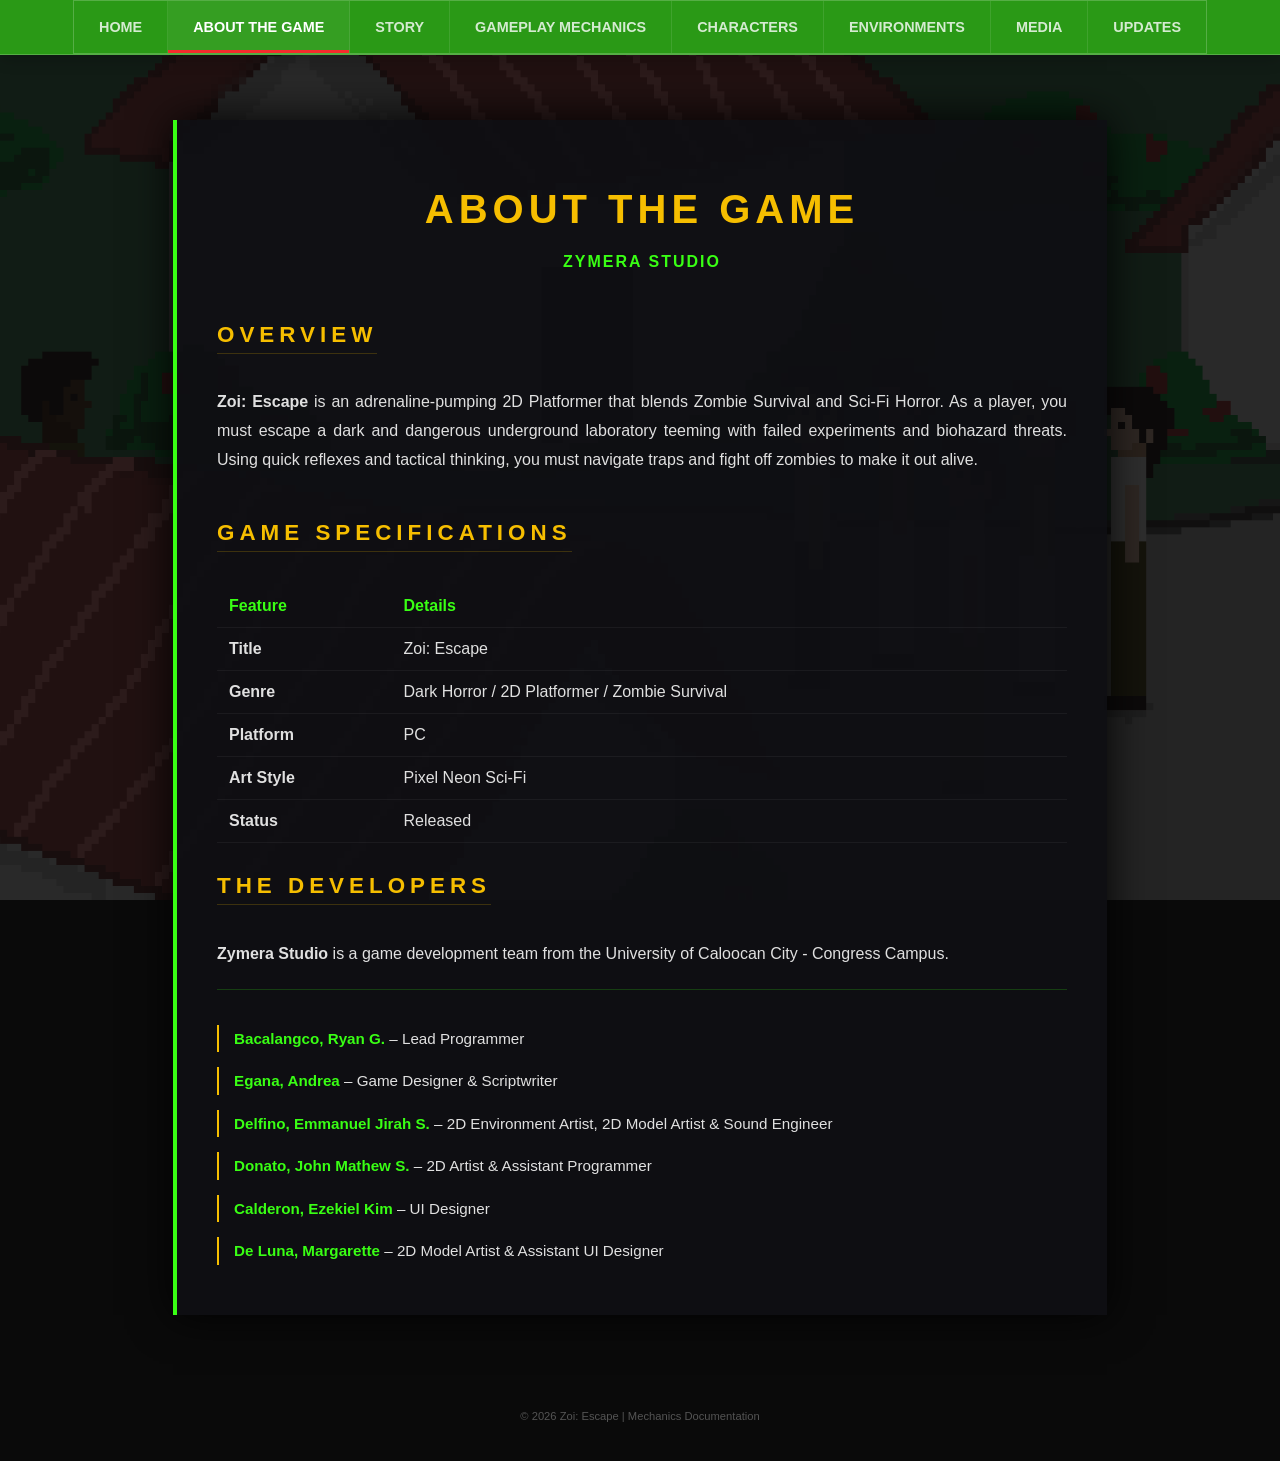
<file: About.html>
﻿<!DOCTYPE html>
<html lang="en">
<head>
    <meta charset="UTF-8">
    <meta name="viewport" content="width=device-width, initial-scale=1.0">
    <title>About the Game</title>
    <link rel="icon" type="image/x-icon" href="assets/images/title.png">
    <link rel="icon" type="image/x-icon" href="https://raw.githubusercontent.com/mthwXXVI/mthwXXVI.github.io/main/assets/images/title.png">
    <link rel="stylesheet" href="assets/css/about_style.css">
    <link rel="stylesheet" href="https://raw.githubusercontent.com/mthwXXVI/mthwXXVI.github.io/main/assets/css/about_style.css">
</head>
<body>

    <div class="bgimg"></div>

    <nav class="nav-container">
        <div class="nav-menu">
            <a href="index.html" class="nav-button">Home</a>
            <a href="about.html" class="nav-button active">About the game</a>
            <a href="story.html" class="nav-button">Story</a>
            <a href="gameplaymechanics.html" class="nav-button"> Gameplay Mechanics</a>
            <a href="characters.html" class="nav-button">Characters</a>
            <a href="environments.html" class="nav-button">Environments</a>
            <a href="media.html" class="nav-button">Media</a>
            <a href="Updates.html" class="nav-button">Updates</a>
        </div>
    </nav>

    <div class="content">
        <header>
            <h1>ABOUT THE GAME</h1>
            <p style="color: #39FF14; font-weight: bold; letter-spacing: 2px; text-align: center;">ZYMERA STUDIO</p>
        </header>

        <section>
            <h2>Overview</h2>
            <p>
                <strong>Zoi: Escape</strong> is an adrenaline-pumping 2D Platformer that blends Zombie Survival and Sci-Fi Horror.
                As a player, you must escape a dark and dangerous underground laboratory teeming with failed experiments and biohazard threats.
                Using quick reflexes and tactical thinking, you must navigate traps and fight off zombies to make it out alive.
            </p>
        </section>

        <section>
            <h2>Game Specifications</h2>
            <table class="specs">
                <tr>
                    <th>Feature</th>
                    <th>Details</th>
                </tr>
                <tr>
                    <td><strong>Title</strong></td>
                    <td>Zoi: Escape</td>
                </tr>
                <tr>
                    <td><strong>Genre</strong></td>
                    <td>Dark Horror / 2D Platformer / Zombie Survival</td>
                </tr>
                <tr>
                    <td><strong>Platform</strong></td>
                    <td>PC</td>
                </tr>
                <tr>
                    <td><strong>Art Style</strong></td>
                    <td>Pixel Neon Sci-Fi </td>
                </tr>
                <tr>
                    <td><strong>Status</strong></td>
                    <td>Released</td>
                </tr>
            </table>
        </section>

        <section>
            <h2>The Developers</h2>
            <p><strong>Zymera Studio</strong> is a game development team from the University of Caloocan City - Congress Campus.</p>

            <div class="devs">
                <p><strong>Bacalangco, Ryan G.</strong> – Lead Programmer</p>
                <p><strong>Egana, Andrea</strong> – Game Designer & Scriptwriter</p>
                <p><strong>Delfino, Emmanuel Jirah S.</strong> – 2D Environment Artist, 2D Model Artist & Sound Engineer</p>
                <p><strong>Donato, John Mathew S.</strong> – 2D Artist & Assistant Programmer</p>
                <p><strong>Calderon, Ezekiel Kim</strong> – UI Designer</p>
                <p><strong>De Luna, Margarette</strong> – 2D Model Artist & Assistant UI Designer</p>
            </div>
        </section>
    </div>

     <footer class="footer-simple" style="text-align: center; padding: 20px; color: rgba(255,255,255,0.3); font-size: 0.8rem;">
        <p>&copy; 2026 Zoi: Escape | Mechanics Documentation</p>
    </footer>

</body>
</html>
</file>
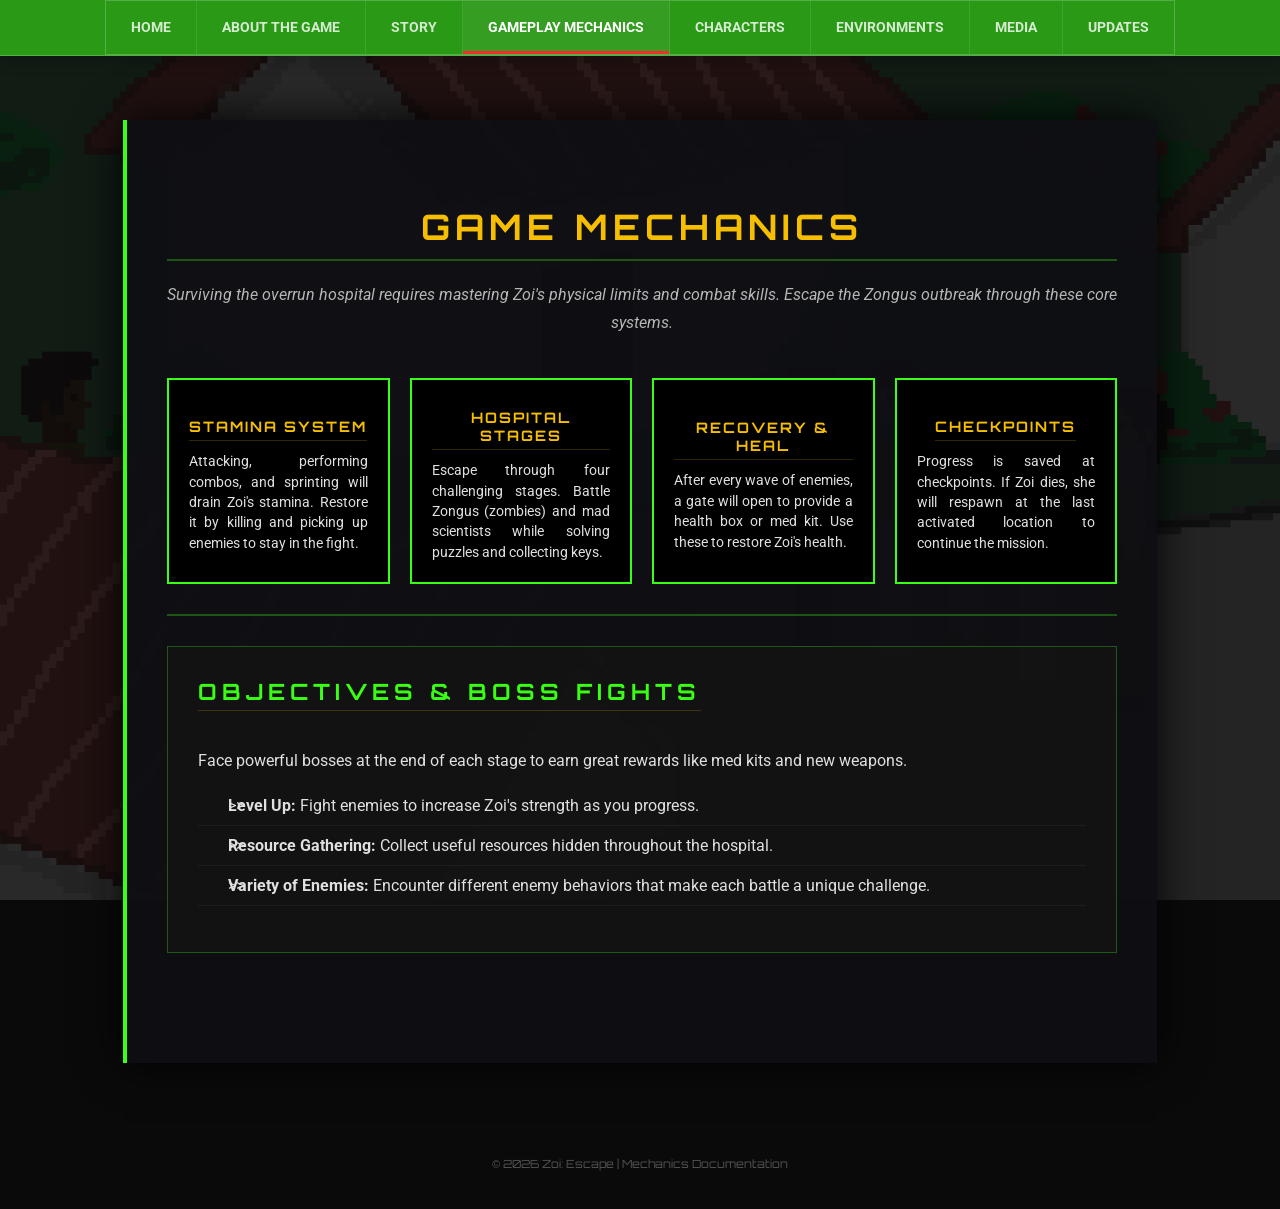
<file: gameplaymechanics.html>
﻿<!DOCTYPE html>
<html lang="en">
<head>
    <meta charset="UTF-8">
    <meta name="viewport" content="width=device-width, initial-scale=1.0">
    <title>Gameplay Mechanics</title>
    <link rel="icon" type="image/x-icon" href="assets/images/title.png">
    <link rel="icon" type="image/x-icon" href="https://raw.githubusercontent.com/mthwXXVI/mthwXXVI.github.io/main/assets/images/title.png">
    <link rel="stylesheet" href="assets/css/about_style.css">
    <link rel="stylesheet" href="https://raw.githubusercontent.com/mthwXXVI/mthwXXVI.github.io/main/assets/css/about_style.css">
    <link href="https://fonts.googleapis.com/css2?family=Orbitron:wght@400;700&family=Roboto:wght@300;400;700&display=swap" rel="stylesheet">
</head>
<body>

    <div class="bgimg"></div>

    <nav class="nav-container">
        <div class="nav-menu">
            <a href="index.html" class="nav-button">Home</a>
            <a href="about.html" class="nav-button">About the game</a>
            <a href="story.html" class="nav-button">Story</a>
            <a href="gameplaymechanics.html" class="nav-button active">Gameplay Mechanics</a>
            <a href="characters.html" class="nav-button">Characters</a>
            <a href="environments.html" class="nav-button">Environments</a>
            <a href="media.html" class="nav-button">Media</a>
            <a href="Updates.html" class="nav-button">Updates</a>
        </div>
    </nav>

    <div class="content mechanics-archive">
        <h1 class="status-header">GAME MECHANICS</h1>
        <p class="intro-text">
            Surviving the overrun hospital requires mastering Zoi's physical limits and combat skills. 
            Escape the Zongus outbreak through these core systems.
        </p>

        <div class="action-grid">
            <div class="action-box">
                <h2 class="action-label">STAMINA SYSTEM</h2>
                <p>Attacking, performing combos, and sprinting will drain Zoi's stamina. Restore it by killing and picking up enemies to stay in the fight.</p>
            </div>

            <div class="action-box">
                <h2 class="action-label">HOSPITAL STAGES</h2>
                <p>Escape through four challenging stages. Battle Zongus (zombies) and mad scientists while solving puzzles and collecting keys.</p>
            </div>

            <div class="action-box">
                <h2 class="action-label">RECOVERY & HEAL</h2>
                <p>After every wave of enemies, a gate will open to provide a health box or med kit. Use these to restore Zoi's health.</p>
            </div>

            <div class="action-box">
                <h2 class="action-label">CHECKPOINTS</h2>
                <p>Progress is saved at checkpoints. If Zoi dies, she will respawn at the last activated location to continue the mission.</p>
            </div>
        </div>

        <div class="section-divider"></div>

        <div class="character-details">
            <h2 class="status-header">OBJECTIVES & BOSS FIGHTS</h2>
            <p>Face powerful bosses at the end of each stage to earn great rewards like med kits and new weapons.</p>
            <ul class="mechanics-list">
                <li><strong>Level Up:</strong> Fight enemies to increase Zoi's strength as you progress.</li>
                <li><strong>Resource Gathering:</strong> Collect useful resources hidden throughout the hospital.</li>
                <li><strong>Variety of Enemies:</strong> Encounter different enemy behaviors that make each battle a unique challenge.</li>
            </ul>
        </div>
    </div>

    <footer class="footer-simple" style="text-align: center; padding: 20px; color: rgba(255,255,255,0.3); font-size: 0.8rem;">
        <p>&copy; 2026 Zoi: Escape | Mechanics Documentation</p>
    </footer>

</body>
</html>
</file>
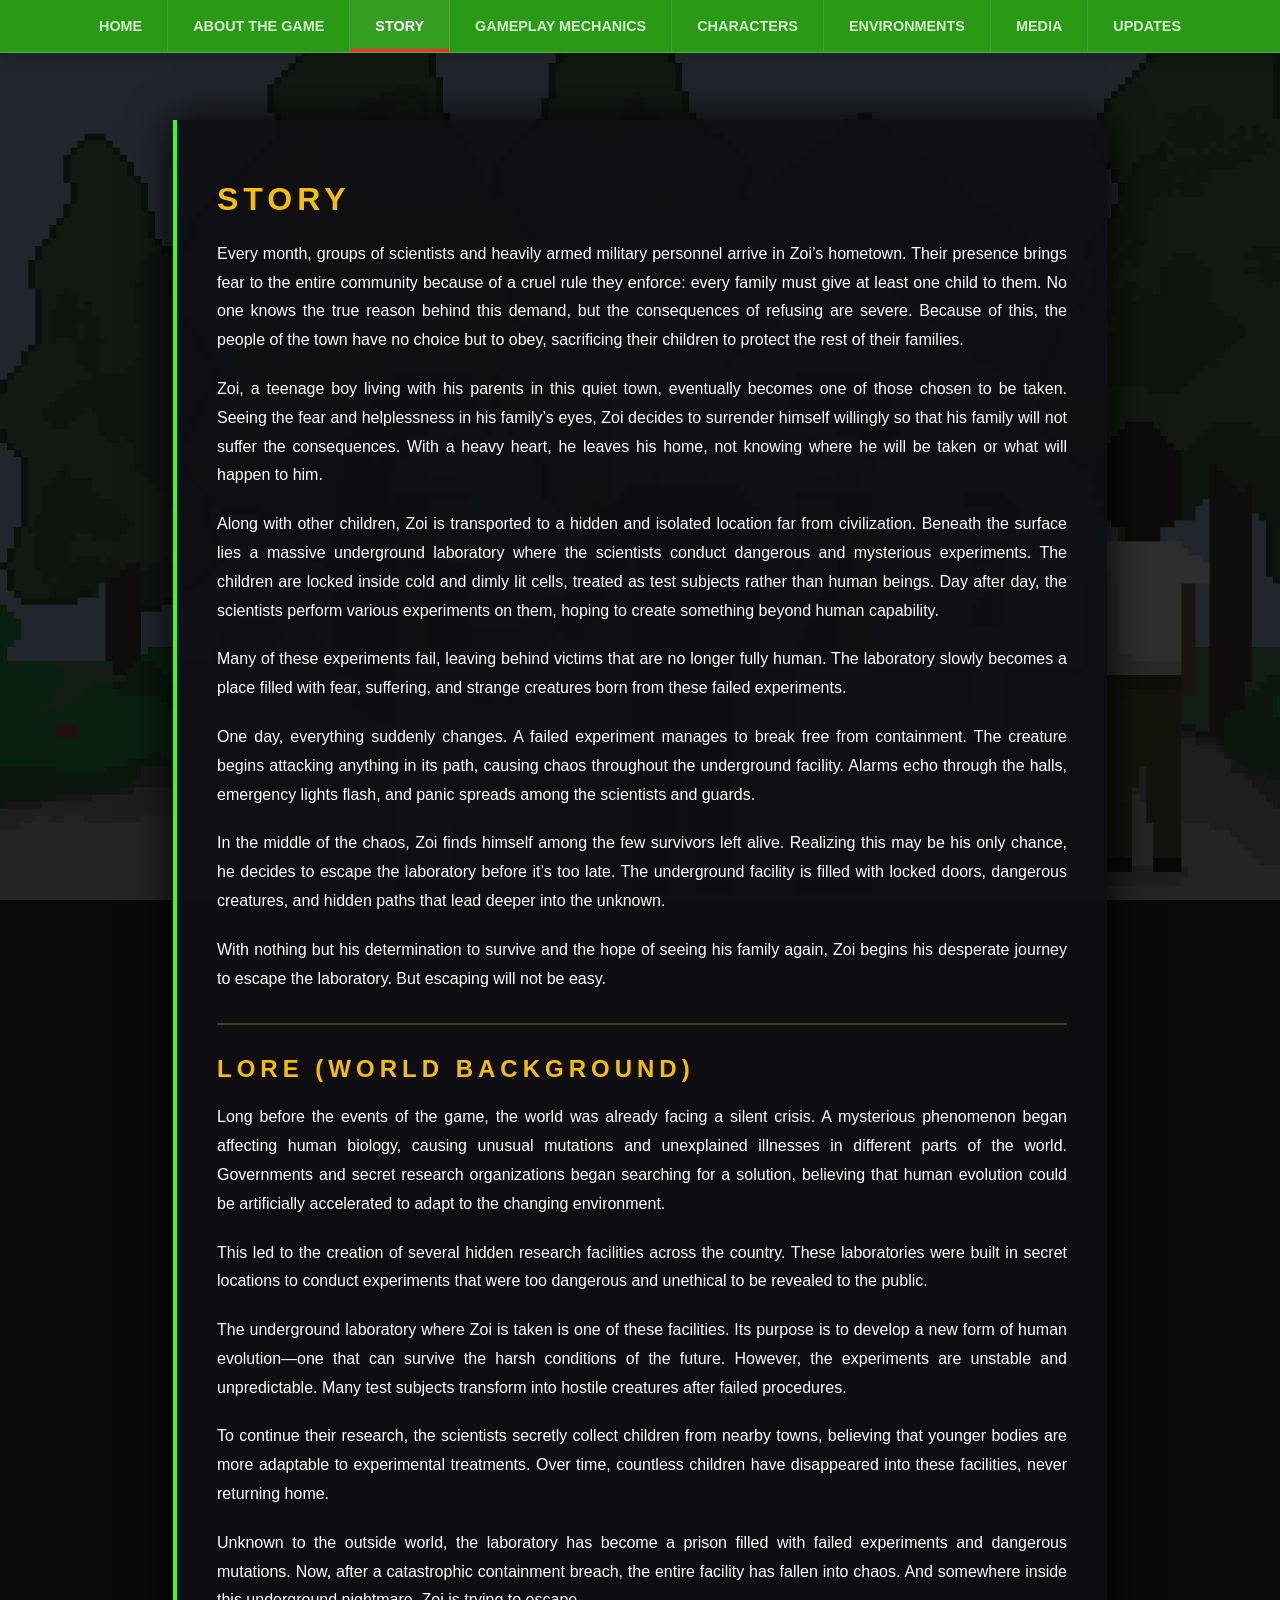
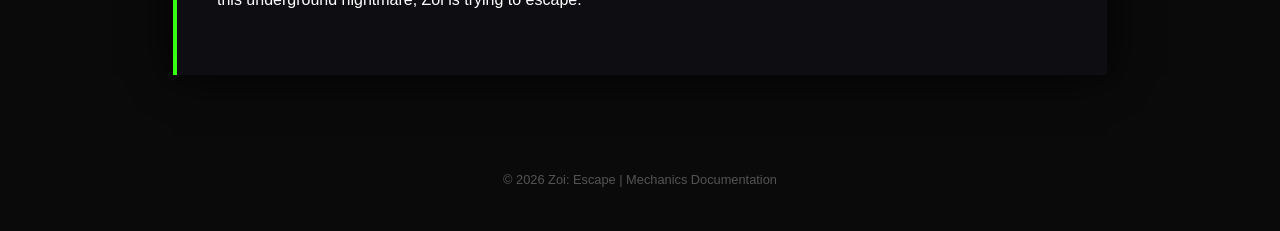
<file: Story.html>
﻿<!DOCTYPE html>
<html lang="en">
<head>
    <title>Story & Lore</title>
    <link rel="icon" type="image/x-icon" href="assets/images/title.png">
    <link rel="icon" type="image/x-icon" href="https://raw.githubusercontent.com/mthwXXVI/mthwXXVI.github.io/main/assets/images/title.png">
    <link rel="stylesheet" href="assets/css/story.css">
    <link rel="stylesheet" href="https://raw.githubusercontent.com/mthwXXVI/mthwXXVI.github.io/main/assets/css/story.css">
</head>
<body>

    <div class="bgimg"></div>

    <nav class="nav-container">
        <div class="nav-menu">
            <a href="index.html" class="nav-button">Home</a>
            <a href="about.html" class="nav-button">About the game</a>
            <a href="story.html" class="nav-button active">Story</a>
            <a href="gameplaymechanics.html" class="nav-button"> Gameplay Mechanics</a>
            <a href="characters.html" class="nav-button">Characters</a>
            <a href="environments.html" class="nav-button">Environments</a>
            <a href="media.html" class="nav-button">Media</a>
            <a href="updates.html" class="nav-button">Updates</a>
        </div>
    </nav>

    <div class="content">
        <h1>Story</h1>
        <p>Every month, groups of scientists and heavily armed military personnel arrive in Zoi’s hometown. Their presence brings fear to the entire community because of a cruel rule they enforce: every family must give at least one child to them. No one knows the true reason behind this demand, but the consequences of refusing are severe. Because of this, the people of the town have no choice but to obey, sacrificing their children to protect the rest of their families.</p>

        <p>Zoi, a teenage boy living with his parents in this quiet town, eventually becomes one of those chosen to be taken. Seeing the fear and helplessness in his family’s eyes, Zoi decides to surrender himself willingly so that his family will not suffer the consequences. With a heavy heart, he leaves his home, not knowing where he will be taken or what will happen to him.</p>

        <p>Along with other children, Zoi is transported to a hidden and isolated location far from civilization. Beneath the surface lies a massive underground laboratory where the scientists conduct dangerous and mysterious experiments. The children are locked inside cold and dimly lit cells, treated as test subjects rather than human beings. Day after day, the scientists perform various experiments on them, hoping to create something beyond human capability.</p>

        <p>Many of these experiments fail, leaving behind victims that are no longer fully human. The laboratory slowly becomes a place filled with fear, suffering, and strange creatures born from these failed experiments.</p>

        <p>One day, everything suddenly changes. A failed experiment manages to break free from containment. The creature begins attacking anything in its path, causing chaos throughout the underground facility. Alarms echo through the halls, emergency lights flash, and panic spreads among the scientists and guards.</p>

        <p>In the middle of the chaos, Zoi finds himself among the few survivors left alive. Realizing this may be his only chance, he decides to escape the laboratory before it’s too late. The underground facility is filled with locked doors, dangerous creatures, and hidden paths that lead deeper into the unknown.</p>

        <p>With nothing but his determination to survive and the hope of seeing his family again, Zoi begins his desperate journey to escape the laboratory. But escaping will not be easy.</p>

        <div class="section-divider"></div>

        <h2>Lore (World Background)</h2>
        <p>Long before the events of the game, the world was already facing a silent crisis. A mysterious phenomenon began affecting human biology, causing unusual mutations and unexplained illnesses in different parts of the world. Governments and secret research organizations began searching for a solution, believing that human evolution could be artificially accelerated to adapt to the changing environment.</p>

        <p>This led to the creation of several hidden research facilities across the country. These laboratories were built in secret locations to conduct experiments that were too dangerous and unethical to be revealed to the public.</p>

        <p>The underground laboratory where Zoi is taken is one of these facilities. Its purpose is to develop a new form of human evolution—one that can survive the harsh conditions of the future. However, the experiments are unstable and unpredictable. Many test subjects transform into hostile creatures after failed procedures.</p>

        <p>To continue their research, the scientists secretly collect children from nearby towns, believing that younger bodies are more adaptable to experimental treatments. Over time, countless children have disappeared into these facilities, never returning home.</p>

        <p>Unknown to the outside world, the laboratory has become a prison filled with failed experiments and dangerous mutations. Now, after a catastrophic containment breach, the entire facility has fallen into chaos. And somewhere inside this underground nightmare, Zoi is trying to escape.</p>
    </div>

     <footer class="footer-simple" style="text-align: center; padding: 20px; color: rgba(255,255,255,0.3); font-size: 0.8rem;">
        <p>&copy; 2026 Zoi: Escape | Mechanics Documentation</p>
    </footer>

</body>
</html>
</file>
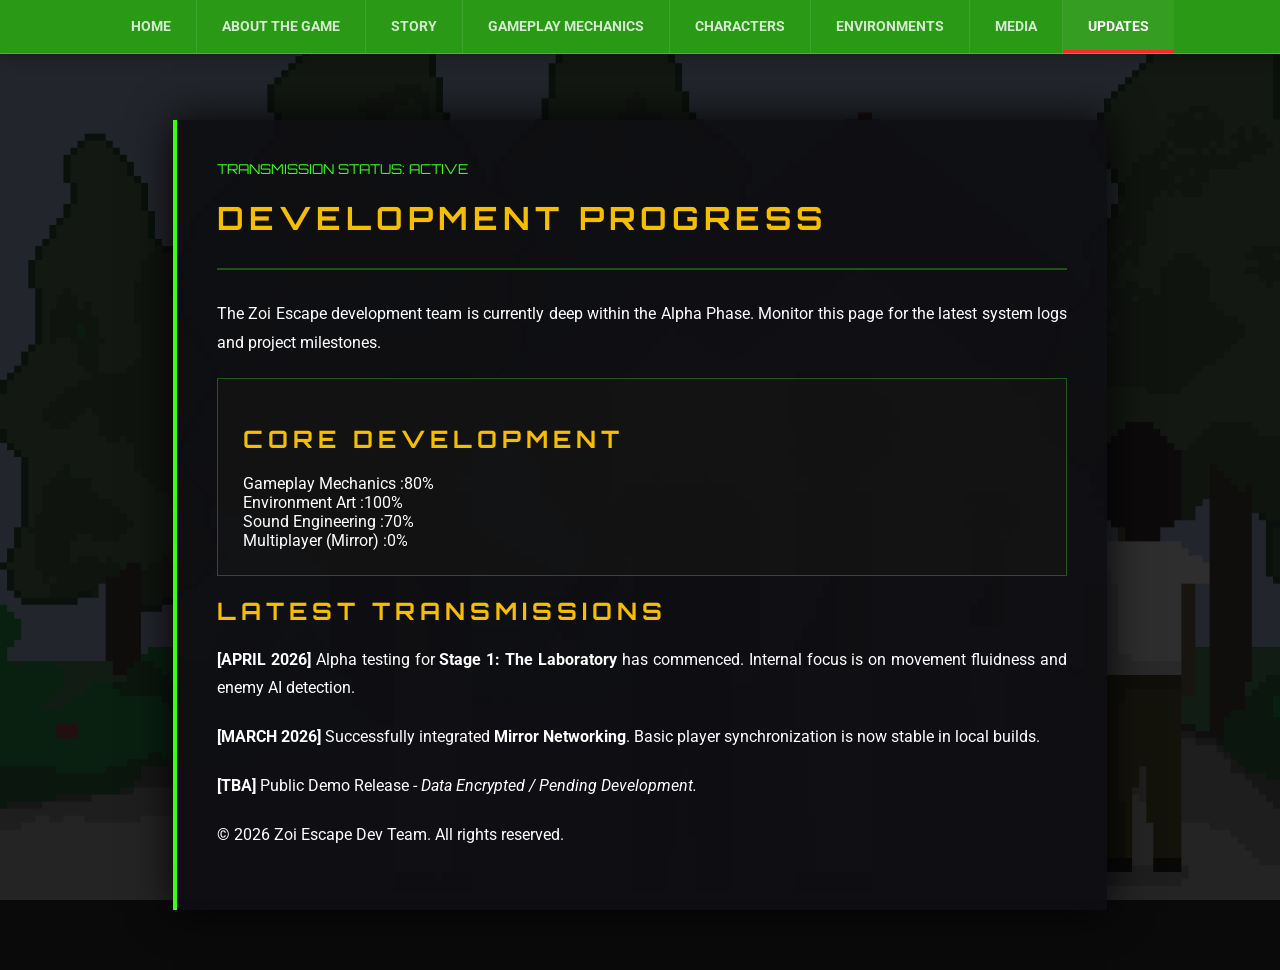
<file: Updates.html>
﻿<!DOCTYPE html>
<html lang="en">
<head>
    <meta charset="utf-8" />
    <meta name="viewport" content="width=device-width, initial-scale=1.0">
    <title>Zoi:Escape - Updates</title>
    <link rel="icon" type="image/x-icon" href="assets/images/title.png">
    <link rel="icon" type="image/x-icon" href="https://raw.githubusercontent.com/mthwXXVI/mthwXXVI.github.io/main/assets/images/title.png">
    <link rel="stylesheet" href="assets/css/story.css">
    <link rel="stylesheet" href="https://raw.githubusercontent.com/mthwXXVI/mthwXXVI.github.io/main/assets/css/story.css">
    <link href="https://fonts.googleapis.com/css2?family=Orbitron:wght@400;700&family=Roboto:wght@400;700&display=swap" rel="stylesheet">
</head>
<body>

    <div class="bgimg"></div>

    <nav class="nav-container">
        <div class="nav-menu">
            <a href="index.html" class="nav-button">Home</a>
            <a href="about.html" class="nav-button">About the game</a>
            <a href="story.html" class="nav-button">Story</a>
            <a href="gameplaymechanics.html" class="nav-button">Gameplay Mechanics</a>
            <a href="characters.html" class="nav-button">Characters</a>
            <a href="environments.html" class="nav-button">Environments</a>
            <a href="media.html" class="nav-button">Media</a>
            <a href="updates.html" class="nav-button active">Updates</a>
        </div>
    </nav>

    <div class="content fade-in">
        <div class="status-header">Transmission Status: Active</div>
        <h1>Development Progress</h1>
        <div class="section-divider"></div>

        <p class="intro-text">The Zoi Escape development team is currently deep within the Alpha Phase. Monitor this page for the latest system logs and project milestones.</p>

        <div class="character-details">
            <h2>Core Development</h2>
            
            <div class="progress-container">
                <div class="progress-label"><span>Gameplay Mechanics</span> <span> :80%</span></div>
                <div class="progress-bar"><div class="progress-fill" style="width: 45%;"></div></div>
            </div>

            <div class="progress-container">
                <div class="progress-label"><span>Environment Art</span> <span> :100%</span></div>
                <div class="progress-bar"><div class="progress-fill" style="width: 60%;"></div></div>
            </div>

            <div class="progress-container">
                <div class="progress-label"><span>Sound Engineering</span> <span> :70%</span></div>
                <div class="progress-bar"><div class="progress-fill" style="width: 30%;"></div></div>
            </div>

            <div class="progress-container">
                <div class="progress-label"><span>Multiplayer (Mirror)</span> <span>:0%</span></div>
                <div class="progress-bar"><div class="progress-fill" style="width: 20%;"></div></div>
            </div>
        </div>

        <div class="devs">
            <h2>Latest Transmissions</h2>
            <p><strong>[APRIL 2026]</strong> Alpha testing for <strong>Stage 1: The Laboratory</strong> has commenced. Internal focus is on movement fluidness and enemy AI detection.</p>
            <p><strong>[MARCH 2026]</strong> Successfully integrated <strong>Mirror Networking</strong>. Basic player synchronization is now stable in local builds.</p>
            <p><strong>[TBA]</strong> Public Demo Release - <em>Data Encrypted / Pending Development.</em></p>
        </div>

        <div class="footer-simple">
            <p>© 2026 Zoi Escape Dev Team. All rights reserved.</p>
        </div>
    </div>

</body>
</html>
</file>
<file: assets/css/about_style.css>
/* --- Global Styles of Story n Char --- */
body {
    margin: 0;
    padding: 0;
    display: flex;
    flex-direction: column;
    background-color: #0a0a0a;
    font-family: 'Roboto', 'Open Sans', sans-serif;
    color: #e0e0e0;
    justify-content: center;
    align-items: center;
    min-height: 100vh;
}
/* --- Background  --- */
.bgimg {
    position: fixed;
    top: 0;
    left: 0;
    width: 100%;
    height: 100%;
    background-image: url('https://raw.githubusercontent.com/mthwXXVI/ZoiEscapeWeb/main/assets/images/cut scene 1.png');
    background-image: url('../images/cut scene 1.png');
    background-size: cover;
    background-position: center;
    background-repeat: no-repeat;
    opacity: 0.15;
    z-index: -2;
}
/* --- Navigation Bar --- */
.nav-container {
    width: 100%;
    display: flex;
    justify-content: center;
    margin-bottom: 20px;
    z-index: 10;
}
.nav-menu {
    display: flex;
    flex-direction: row;
    background: #2a9916;
    border: 1px solid rgba(255, 255, 255, 0.2);
    padding: 0;
    overflow: hidden;
}
html {
    scroll-behavior: smooth;
}

.nav-container {
    width: 100%;
    display: flex;
    justify-content: center;
    position: fixed;
    top: 0;
    left: 0;
    z-index: 1000;
    background: #2a9916; 
    border-bottom: 1px solid rgba(255, 255, 255, 0.2);
    box-shadow: 0 4px 15px rgba(0,0,0,0.2);
}
.nav-menu {
    display: flex;
    flex-direction: row;
    background: transparent;
    padding: 0;
    list-style: none; 
}
.nav-button {
    text-decoration: none;
    color: rgba(255, 255, 255, 0.8);
    font-family: 'Roboto', sans-serif;
    font-size: 0.9rem;
    font-weight: bold;
    padding: 18px 25px; 
    border-right: 1px solid rgba(255, 255, 255, 0.1);
    text-transform: uppercase;
    display: inline-block;
    position: relative;
    transition: color 0.3s ease, background-color 0.4s cubic-bezier(0.4, 0, 0.2, 1);
}

.nav-button:last-child {
    border-right: none;
}
.nav-button:hover {
    background: rgba(255, 255, 255, 0.1);
    color: #ffbe30;
}
.nav-button::after {
    content: '';
    position: absolute;
    bottom: 0;
    left: 0;
    width: 0;
    height: 3px;
    background: #ffbe30;
    transition: width 0.3s cubic-bezier(0.4, 0, 0.2, 1);
}

.nav-button:hover::after {
    width: 100%;
}

.nav-button.active {
    background: rgba(255, 255, 255, 0.05);
    color: #ffffff;
    box-shadow: inset 0 -3px 0 rgb(245, 44, 44);
}
/*--- AboutPage ---*/
.content {
    background-color: rgba(15, 15, 20, 0.95);
    width: 85%;
    max-width: 850px;
    padding: 40px;
    border-left: 4px solid #39FF14;
    box-shadow: 0px 0px 40px rgba(0, 0, 0, 0.9);
    margin: 120px 20px 60px 20px;
    z-index: 1;

    animation: fadeInPage 1.2s ease-out forwards;
}

h1, h2 {
    font-family: 'Orbitron', sans-serif;
    color: #F6BE00;
    text-transform: uppercase;
    letter-spacing: 5px;
}

h1 {
    text-align: center;
    font-size: 2.5rem;
    margin-bottom: 5px;
}

h2 {
    font-size: 1.4rem;
    margin-top: 30px;
    border-bottom: 1px solid rgba(246, 190, 0, 0.2);
    display: inline-block;
    padding-bottom: 5px;
}

p {
    line-height: 1.8;
    text-align: justify;
    margin-bottom: 15px;
}

.specs {
    width: 100%;
    border-collapse: collapse;
    margin-top: 15px;
}
.specs td, .specs th {
    text-align: left;
    padding: 12px;
    border-bottom: 1px solid rgba(255, 255, 255, 0.05);
}
.specs th {
    color: #39FF14;
}
.devs {
    margin-top: 20px;
    border-top: 1px solid rgba(57, 255, 20, 0.2);
    padding-top: 20px;
}
.devs p {
    font-size: 0.95rem;
    margin-bottom: 10px;
    text-align: left;
    border-left: 2px solid #F6BE00;
    padding-left: 15px;
}
.devs strong {
    color: #39FF14;
}
/* --- Character Pagee --- */
.status-header {
    color: #39FF14;
    font-family: 'Orbitron', sans-serif;
    font-size: 0.85rem;
    margin-bottom: 5px;
    text-transform: uppercase;
}
.section-divider {
    height: 2px;
    background: #39FF14;
    margin: 30px 0;
    opacity: 0.3;
}
.profile-wrapper {
    display: flex;
    gap: 25px;
    margin-top: 30px;
    align-items: flex-start;
    animation: fadeInPage 1.2s ease-out forwards;
}
.idle-sidebar {
    border: 2px solid #39FF14;
    background: #000;
    padding: 15px;
    width: 180px;
    text-align: center;
    box-shadow: 0px 0px 15px rgba(57, 255, 20, 0.2);
}
.idle-sidebar img {
    width: 100%;
    height: auto;
    image-rendering: pixelated;
}
.idle-label {
    display: block;
    margin-top: 10px;
    font-family: 'Orbitron', sans-serif;
    font-size: 0.75rem;
    color: #39FF14;
    letter-spacing: 1px;
}
.main-info {
    flex: 1;
    display: flex;
    flex-direction: column;
    gap: 20px;
}
.character-details {
    border: 1px solid rgba(57, 255, 20, 0.3);
    background: rgba(20, 20, 20, 0.6);
    padding: 25px;
}
.action-grid {
    display: grid;
    grid-template-columns: repeat(4, 1fr);
    gap: 15px;
}
.action-box {
    border: 2px solid #39FF14;
    background: #000;
    padding: 10px;
    display: flex;
    flex-direction: column;
    justify-content: center;
    align-items: center;
    transition: all 0.3s ease;
}
.action-box:hover {
    transform: translateY(-5px);
    border-color: #F6BE00;
    box-shadow: 0px 5px 15px rgba(246, 190, 0, 0.3);
}
.action-box img {
    width: 100%;
    height: auto;
    image-rendering: pixelated;
}
.action-label {
    margin-top: 8px;
    font-family: 'Orbitron', sans-serif;
    font-size: 0.7rem;
    color: #39FF14;
    text-transform: uppercase;
    letter-spacing: 1px;
}
/* --- GameplayMechanics Pagee --- */
.mechanics-archive {
    border-left: 4px solid #39FF14; 
    margin: 120px 20px 60px 20px; 
    padding: 60px 40px;
    max-width: 950px;
    background: rgba(15, 15, 20, 0.95);
    font-family: 'Roboto', sans-serif;
    color: #e0e0e0;
    box-shadow: 0px 0px 40px rgba(0, 0, 0, 0.9);
    z-index: 1;
    animation: fadeInPage 1.2s ease-out forwards;
}

.status-header {
    font-family: 'Orbitron', sans-serif;
    color: #F6BE00; 
    letter-spacing: 5px;
    text-transform: uppercase;
    text-align: center;
    font-size: 2.5rem;
    margin-bottom: 30px;
    border-bottom: 2px solid rgba(57, 255, 20, 0.3);
    padding-bottom: 10px;
}

.intro-text {
    font-style: italic;
    margin-bottom: 30px;
    color: #bbb;
    line-height: 1.8;
    text-align: justify;
}

.action-grid {
    display: grid;
    grid-template-columns: repeat(auto-fit, minmax(200px, 1fr));
    gap: 20px;
    margin-top: 25px;
}

.action-box {
    border: 2px solid #39FF14; 
    padding: 20px;
    background: #000;
    transition: all 0.3s ease;
    text-align: center;
}

.action-box:hover {
    transform: translateY(-5px);
    border-color: #F6BE00;
    box-shadow: 0px 5px 15px rgba(246, 190, 0, 0.3);
}

.action-label {
    font-family: 'Orbitron', sans-serif;
    color: #F6BE00; 
    font-size: 0.9rem;
    letter-spacing: 2px;
    margin-bottom: 10px;
    text-transform: uppercase;
}

.action-box p {
    font-size: 0.85rem;
    line-height: 1.5;
    color: #e0e0e0;
    margin: 0;
}

.section-divider {
    height: 2px;
    background: #39FF14; 
    margin: 30px 0;
    opacity: 0.3;
}

.character-details {
    border: 1px solid rgba(57, 255, 20, 0.3);
    background: rgba(20, 20, 20, 0.6);
    padding: 25px;
}

.character-details h2 {
    font-family: 'Orbitron', sans-serif;
    color: #39FF14; 
    font-size: 1.4rem;
    margin-top: 0;
    border-bottom: 1px solid rgba(246, 190, 0, 0.2);
    display: inline-block;
    padding-bottom: 5px;
    letter-spacing: 5px;
}
.mechanics-list {
    list-style: none;
    padding: 0;
    margin-top: 20px;
}
.mechanics-list li {
    margin-bottom: 10px;
    padding-left: 30px;
    position: relative;
    border-bottom: 1px solid rgba(255, 255, 255, 0.05);
    padding-bottom: 10px;
}
.mechanics-list li::before {
    content: ">>";
    position: absolute;
}
/* --- EnvironmentStylesPage --- */
.content.fade-in {
    background-color: rgba(15, 15, 20, 0.95);
    width: 85%;
    max-width: 950px;
    padding: 60px 40px;
    border-left: 4px solid #39FF14;
    box-shadow: 0px 0px 40px rgba(0, 0, 0, 0.9);
    margin: 120px auto 60px auto;
    z-index: 1;
    position: relative;
    animation: fadeInPage 1.2s ease-out forwards;
}
.status-header {
    font-family: 'Orbitron', sans-serif;
    color: #F6BE00;
    letter-spacing: 5px;
    text-transform: uppercase;
    font-size: 2.2rem;
    margin-bottom: 20px;
    text-align: center;
}
.intro-text {
    line-height: 1.8;
    text-align: center;
    margin-bottom: 40px;
    color: #e0e0e0;
    font-style: italic;
    opacity: 0.8;
}
.character-details {
    border: 1px solid rgba(57, 255, 20, 0.3);
    background: rgba(20, 20, 20, 0.6);
    padding: 30px;
    margin-bottom: 50px;
    transition: transform 0.3s ease, border-color 0.3s ease;
}
.profile-wrapper {
    display: flex;
    flex-direction: column; 
    align-items: center;    
    gap: 25px;
    margin-top: 10px;
}
.idle-sidebar {
    border: 2px solid #39FF14;
    background: #000;
    padding: 10px;
    width: 100%;            
    max-width: 850px;
    text-align: center;
}
.idle-sidebar img {
    width: 100%;
    height: auto;
    image-rendering: pixelated;
    border-bottom: 1px solid rgba(255, 255, 255, 0.1);
}
.idle-label {
    display: block;
    margin-top: 10px;
    font-family: 'Orbitron', sans-serif;
    font-size: 0.9rem;
    letter-spacing: 2px;
}
.main-info {
    width: 100%;
    text-align: center;
}
.main-info h2 {
    font-family: 'Orbitron', sans-serif;
    font-size: 1.8rem;
    margin-bottom: 15px;
    letter-spacing: 3px;
    display: inline-block;
    padding-bottom: 5px;
}
.main-info p {
    line-height: 1.8;
    font-size: 1rem;
    color: #ccc;
    max-width: 800px;
    margin: 0 auto;
}
/* Stage1 Color*/
.stage-1 { border-color: rgba(57, 255, 20, 0.4); }
.stage-1 .idle-sidebar { border-color: #39FF14; box-shadow: 0px 0px 15px rgba(57, 255, 20, 0.2); }
.stage-1 .idle-label, .stage-1 h2 { color: #39FF14; }

/* Stage2 Color */
.stage-2 { border-color: rgba(245, 44, 44, 0.4); }
.stage-2 .idle-sidebar { border-color: #f52c2c; box-shadow: 0px 0px 15px rgba(245, 44, 44, 0.2); }
.stage-2 .idle-label, .stage-2 h2 { color: #f52c2c; }

/* Stage3 COlor */
.stage-3 { border-color: rgba(246, 190, 0, 0.4); }
.stage-3 .idle-sidebar { border-color: #F6BE00; box-shadow: 0px 0px 15px rgba(246, 190, 0, 0.2); }
.stage-3 .idle-label, .stage-3 h2 { color: #F6BE00; }

/* Stage4 Color*/
.stage-4 { border-color: rgba(147, 112, 219, 0.4); }
.stage-4 .idle-sidebar { border-color: #9370DB; box-shadow: 0px 0px 15px rgba(147, 112, 219, 0.2); }
.stage-4 .idle-label, .stage-4 h2 { color: #9370DB; }
.media-gallery {
    display: grid;
    grid-template-columns: repeat(auto-fill, minmax(320px, 1fr));
    gap: 25px;
    margin-top: 20px;
    animation: fadeInPage 1.2s ease-out forwards;
}

.media-item {
    background: rgba(20, 20, 20, 0.6);
    border: 1px solid rgba(57, 255, 20, 0.3);
    padding: 15px;
    position: relative;
    overflow: hidden;
    transition: transform 0.3s ease, border-color 0.3s ease, box-shadow 0.3s ease;
    cursor: pointer;
}

.media-item img {
    width: 100%;
    height: 250px;
    display: block;
    object-fit: cover;
    image-rendering: auto; 
    filter: grayscale(30%) brightness(0.8);
    transition: all 0.5s ease;
    border-bottom: 1px solid rgba(255, 255, 255, 0.1);
}

.media-item:hover {
    transform: translateY(-10px);
    border-color: #F6BE00;
    box-shadow: 0px 10px 30px rgba(0, 0, 0, 0.8);
}

.media-item:hover img {
    filter: grayscale(0%) brightness(1.1);
}

.media-overlay {
    position: absolute;
    bottom: 0;
    left: 0;
    width: 100%;
    background: linear-gradient(transparent, rgba(0, 0, 0, 0.9));
    padding: 15px;
    opacity: 0;
    transition: opacity 0.3s ease;
    text-align: left;
}

.media-item:hover .media-overlay {
    opacity: 1;
}

.file-id {
    font-family: 'Orbitron', sans-serif;
    color: #F6BE00;
    font-size: 0.75rem;
    letter-spacing: 2px;
    text-transform: uppercase;
    border-left: 2px solid #F6BE00;
    padding-left: 10px;
}


.footer-simple p {
    font-family: 'Orbitron', sans-serif;
    font-size: 0.7rem;
    color: rgba(255, 255, 255, 0.3);
    text-align: center; 
}


.fade-in {
    animation: fadeInPage 1.2s ease-out forwards;
}

@keyframes fadeInPage {
    from { 
        opacity: 0; 
        transform: translateY(20px); 
    }
    to { 
        opacity: 1; 
        transform: translateY(0); 
    }
}

.idle-sidebar img + img, 
.action-box img + img {
    display: none;
}

.media-item .src-github {
    display: none !important;
}

.media-item .src-local {
    display: block;
    width: 100%;
    height: auto;
}
.media-item {
    position: relative;
    overflow: hidden;
}
</file>
<file: assets/css/story.css>
/* --- OVERALL STYLE & BACKGROUND--- */
html {
    scroll-behavior: smooth;
}

body {
    margin: 0;
    padding: 0;
    display: flex;
    flex-direction: column;
    background-color: #0a0a0a;
    font-family: 'Roboto', 'Open Sans', sans-serif;
    color: #e0e0e0;
    justify-content: center;
    align-items: center;
    min-height: 100vh;
}

.bgimg {
    position: fixed;
    top: 0;
    left: 0;
    width: 100%;
    height: 100%;
    background-image: url('https://raw.githubusercontent.com/mthwXXVI/ZoiEscapeWeb/main/assets/images/cut scene 2.png');
    background-image: url('../images/cut scene 2.png'); 
    background-size: cover;
    background-position: center;
    background-repeat: no-repeat;
    opacity: 0.15;
    z-index: -2;
}


.nav-container {
    width: 100%;
    display: flex;
    justify-content: center;
    position: fixed;
    top: 0;
    left: 0;
    z-index: 1000;
    background: #2a9916; 
    border-bottom: 1px solid rgba(255, 255, 255, 0.2);
    box-shadow: 0 4px 15px rgba(0,0,0,0.2);
   
    animation: slideDownNav 0.8s ease-out forwards;
}

.nav-menu {
    display: flex;
    flex-direction: row;
    background: transparent;
    padding: 0;
    list-style: none;
    margin: 0;
}

.nav-button {
    text-decoration: none;
    color: rgba(255, 255, 255, 0.8);
    font-family: 'Roboto', sans-serif;
    font-size: 0.9rem;
    font-weight: bold;
    padding: 18px 25px;
    border-right: 1px solid rgba(255, 255, 255, 0.1);
    text-transform: uppercase;
    display: inline-block;
    position: relative;
    transition: color 0.3s ease, background-color 0.4s cubic-bezier(0.4, 0, 0.2, 1);
}

.nav-button:last-child {
    border-right: none;
}

.nav-button:hover {
    background: rgba(255, 255, 255, 0.1);
    color: #ffbe30;
}

.nav-button::after {
    content: '';
    position: absolute;
    bottom: 0;
    left: 0;
    width: 0;
    height: 3px;
    background: #ffbe30;
    transition: width 0.3s cubic-bezier(0.4, 0, 0.2, 1);
}

.nav-button:hover::after {
    width: 100%;
}

.nav-button.active {
    background: rgba(255, 255, 255, 0.05);
    color: #ffffff;
    box-shadow: inset 0 -3px 0 rgb(245, 44, 44);
}


.content, .mechanics-archive {
    background-color: rgba(15, 15, 20, 0.95);
    width: 85%;
    max-width: 850px;
    padding: 40px;
    border-left: 4px solid #39FF14; 
    box-shadow: 0px 0px 40px rgba(0, 0, 0, 0.9); 
    margin: 120px auto 60px auto;     
    color: white; 
  
    animation: fadeInPage 1.2s ease-out forwards;
}

h1, h2 {
    font-family: 'Orbitron', sans-serif; 
    color: #F6BE00; 
    text-transform: uppercase;
    letter-spacing: 5px;
}

p {
    line-height: 1.8;
    text-align: justify;
    margin-bottom: 20px;
}

.status-header {
    color: #39FF14;
    font-family: 'Orbitron', sans-serif;
    font-size: 0.85rem;
    margin-bottom: 5px;
    text-transform: uppercase;
}

.section-divider {
    height: 2px;
    background: #39FF14;
    margin: 30px 0;
    opacity: 0.3;
}

.profile-wrapper {
    display: flex;
    gap: 25px;
    margin-top: 30px;
    align-items: flex-start;
   
    animation: fadeInPage 1.5s ease-out forwards;
}

.idle-sidebar {
    border: 2px solid #39FF14;
    background: #000;
    padding: 15px;
    width: 180px;
    text-align: center;
    box-shadow: 0px 0px 15px rgba(57, 255, 20, 0.2);
  
    animation: borderPulse 3s infinite;
}

.idle-sidebar img {
    width: 100%;
    height: auto;
    image-rendering: pixelated;
}

.idle-label {
    display: block;
    margin-top: 10px;
    font-family: 'Orbitron', sans-serif;
    font-size: 0.75rem;
    color: #39FF14;
    letter-spacing: 1px;
}

.main-info {
    flex: 1;
    display: flex;
    flex-direction: column;
    gap: 20px;
}

.character-details {
    border: 1px solid rgba(57, 255, 20, 0.3);
    background: rgba(20, 20, 20, 0.6);
    padding: 25px;
}

.action-grid {
    display: grid;
    grid-template-columns: repeat(4, 1fr);
    gap: 15px;
}

.action-box {
    border: 2px solid #39FF14;
    background: #000;
    padding: 10px;
    display: flex;
    flex-direction: column;
    justify-content: center;
    align-items: center;
    transition: all 0.3s ease;
}

.action-box:hover {
    transform: translateY(-5px);
    border-color: #F6BE00;
    box-shadow: 0px 5px 15px rgba(246, 190, 0, 0.3);
}

.action-box img {
    width: 100%;
    height: auto;
    image-rendering: pixelated;
}

.action-label {
    margin-top: 8px;
    font-family: 'Orbitron', sans-serif;
    font-size: 0.7rem;
    color: #39FF14;
    text-transform: uppercase;
    letter-spacing: 1px;
}

/* Stage 1: Neon Pink */
.content.stage1 { border-left: 4px solid #FF1493; margin-top: 40px; animation: fadeInPage 1.2s ease-out forwards; }
.stage1 h1, .stage1 .status-header, .stage1 .idle-label, .stage1 .action-label { color: #FF1493; }
.stage1 .idle-sidebar, .stage1 .action-box { border-color: #FF1493; }
.stage1 .section-divider { background: #FF1493; }
.stage1 .character-details { border-color: rgba(255, 20, 147, 0.3); }

/* Stage 2: Orange-Red */
.content.stage2 { border-left: 4px solid #FF4500; margin-top: 40px; animation: fadeInPage 1.2s ease-out forwards; }
.stage2 h1, .stage2 .status-header, .stage2 .idle-label, .stage2 .action-label, .stage2 .character-details h2 { color: #FF4500; }
.stage2 .idle-sidebar, .stage2 .action-box { border: 2px solid #FF4500; }
.stage2 .idle-sidebar { box-shadow: 0px 0px 15px rgba(255, 69, 0, 0.2); }
.stage2 .section-divider { background: #FF4500; }
.stage2 .character-details { border: 1px solid rgba(255, 69, 0, 0.3); }

/* Stage 3: Green-Yellow */
.content.stage3 { border-left: 4px solid #ADFF2F; margin-top: 40px; animation: fadeInPage 1.2s ease-out forwards; }
.stage3 h1, .stage3 .status-header, .stage3 .idle-label, .stage3 .action-label { color: #ADFF2F; }
.stage3 .idle-sidebar, .stage3 .action-box { border-color: #ADFF2F; }
.stage3 .section-divider { background: #ADFF2F; }
.stage3 .character-details { border-color: rgba(173, 255, 47, 0.3); }

/* Stage 4: Indigo/Purple */
.content.stage4 { border-left: 4px solid #4B0082; margin-top: 40px; animation: fadeInPage 1.2s ease-out forwards; }
.stage4 h1, .stage4 .status-header, .stage4 .idle-label, .stage4 .action-label, .stage4 .character-details h2 { color: #9370DB; }
.stage4 .idle-sidebar, .stage4 .action-box { border-color: #4B0082; }
.stage4 .section-divider { background: #4B0082; }
.stage4 .character-details { border-color: rgba(75, 0, 130, 0.3); }


@keyframes fadeInPage {
    from { 
        opacity: 0; 
        transform: translateY(30px); 
    }
    to { 
        opacity: 1; 
        transform: translateY(0); 
    }
}

/* Nav Slide Down */
@keyframes slideDownNav {
    from {
        transform: translateY(-100%);
    }
    to {
        transform: translateY(0);
    }
}

/* Subtle Border Pulse (Horror/Sci-fi effect) */
@keyframes borderPulse {
    0% { box-shadow: 0px 0px 15px rgba(57, 255, 20, 0.2); }
    50% { box-shadow: 0px 0px 25px rgba(57, 255, 20, 0.5); }
    100% { box-shadow: 0px 0px 15px rgba(57, 255, 20, 0.2); }
}

.idle-sidebar img + img, 
.action-box img + img {
    display: none;
}
</file>
